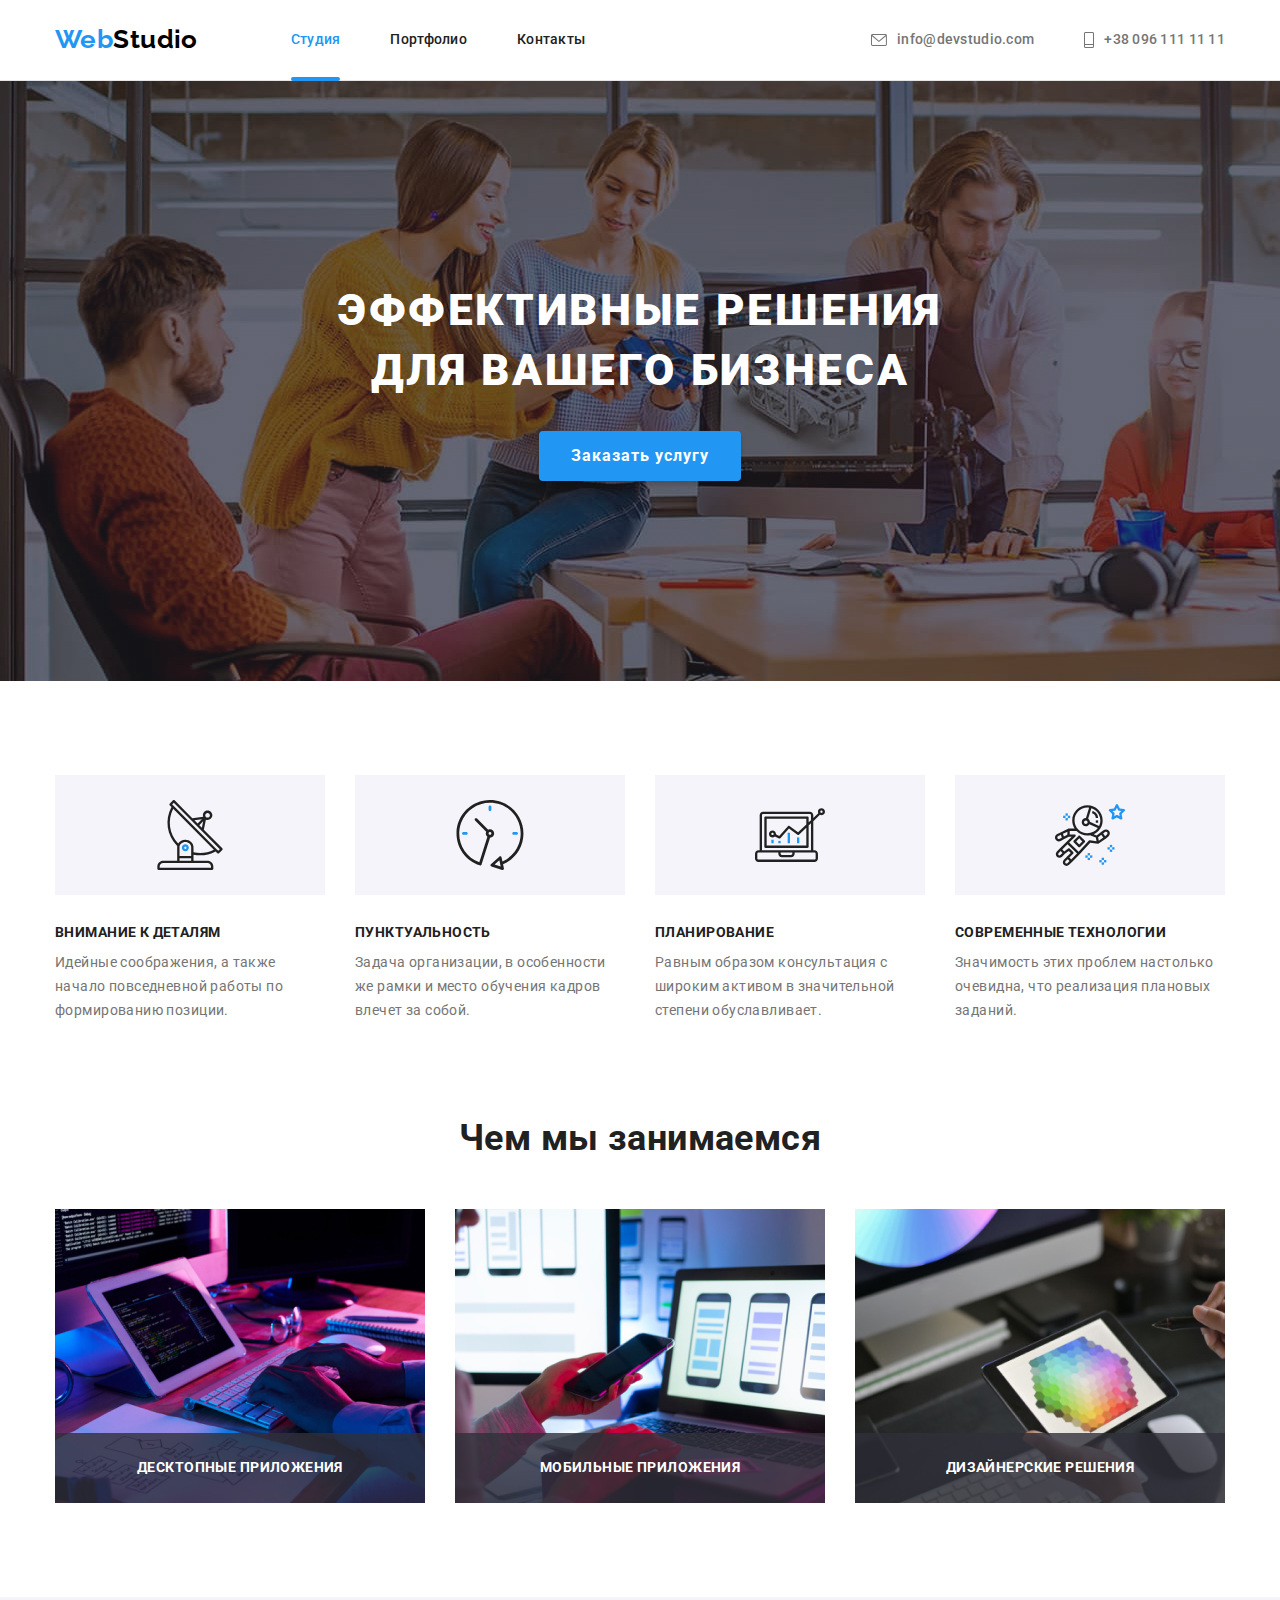
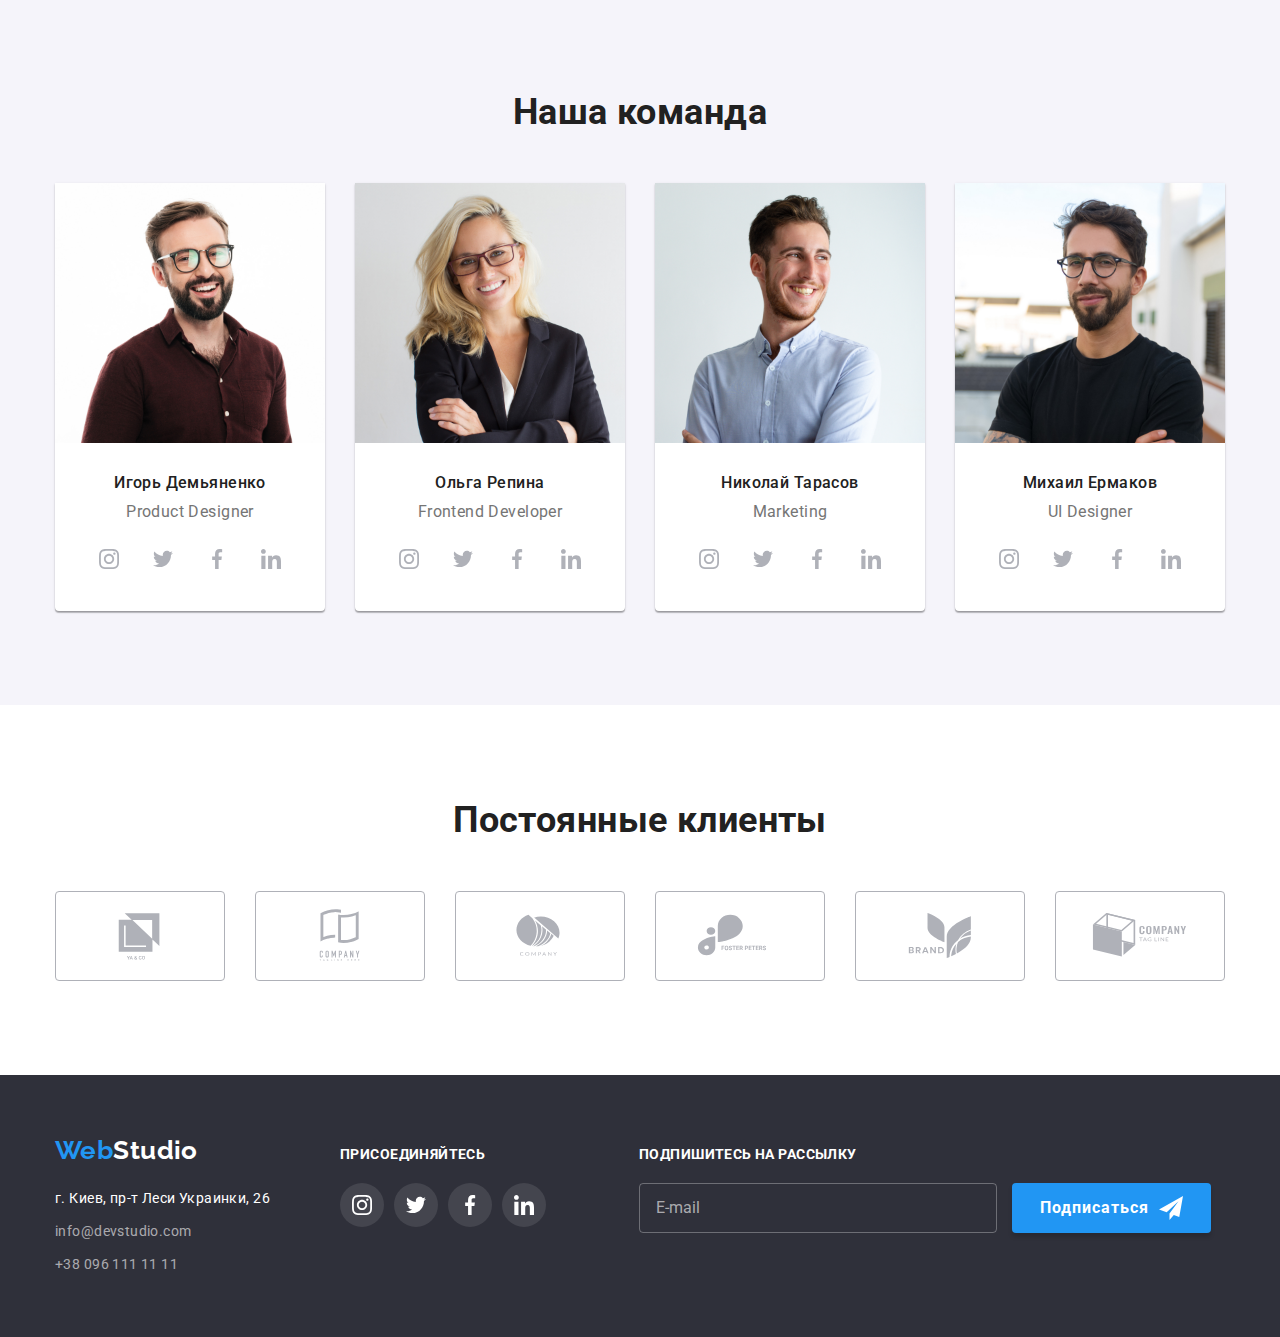
<file: index.html>
<!DOCTYPE html>
<html lang="ru">
	<head>
		<meta charset="UTF-8" />
		<meta name="viewport" content="width=, initial-scale=1.0" />
		<title>Web Studio</title>
		<link
			rel="stylesheet"
			href="https://fonts.googleapis.com/css2?family=Raleway:wght@700&family=Roboto:wght@400;500;700;900&display=swap"
		/>
		<link
			rel="stylesheet"
			href="https://cdnjs.cloudflare.com/ajax/libs/modern-normalize/1.0.0/modern-normalize.min.css"
		/>
		<link rel="stylesheet" href="./css/styles.css" />
	</head>
	<body>
		<!--Header-->
		<header class="page-header">
			<div class="main-nav container">
				<nav class="header-nav">
					<a class="logo" href="./index.html"><span>Web</span><span class="studio-logo">Studio</span> </a>
					<ul class="site-nav">
						<li class="item"><a class="current-link" href="./index.html" >Студия</a></li>
						<li class="item"><a class="nav-link" href="./portfolio.html" >Портфолио</a></li>
						<li class="item"><a class="nav-link" href="" >Контакты</a></li>
					</ul>
				</nav>
				<ul class="auth-nav">
					<li class="item">
						<a class="contact-link" href="mailto:info@devstudio.com">
							<svg class="nav-icon envelope" width="16" height="12">
								<use href="./images/sprite.svg#icon-envelope"></use></svg>info@devstudio.com</a>
						</li>							
					<li class="item">
						<a class="contact-link" href="tel:+380961111111">
							<svg class="nav-icon smartphone" width="10" height="16">
								<use href="./images/sprite.svg#icon-phone"></use></svg>+38 096 111 11 11</a>
					</li>		
				</ul>
			</div>
		</header>

		<!--Hero-->
		<main>
			<section class="hero">
				<div class="container">
				<h1 class="hero-title">Эффективные решения для вашего бизнеса</h1>
				<button type="button" class="hero-btn btn" data-modal-open>Заказать услугу</button>
			</div>
		    </section>
			<!--Benefits-->
			<section class="benefits section">
				<div class="container">
					<h2 class="visually-hidden" aria-hidden="true" tabindex="-1">Почему мы</h2>
					<ul class="benefits-list">
						<li class="item">
							<h3 class="benefits-title">Внимание к деталям</h3>
							<p class="benefits-text">
								Идейные соображения, а также начало повседневной работы по формированию позиции.
							</p>
						</li>
						<li class="item">
							<h3 class="benefits-title">Пунктуальность</h3>
							<p class="benefits-text">
								Задача организации, в особенности же рамки и место обучения кадров влечет за собой.
							</p>
						</li>
						<li class="item">
							<h3 class="benefits-title">Планирование</h3>
							<p class="benefits-text">
								Равным образом консультация с широким активом в значительной степени обуславливает.
							</p>
						</li>
						<li class="item">
							<h3 class="benefits-title">Современные технологии</h3>
							<p class="benefits-text">Значимость этих проблем настолько очевидна, что реализация плановых заданий.</p>
						</li>
					</ul>
				</div>
			</section>
			<!--Work field-->
			<section class="work-process section">
				<div class="container">
					<h2 class="work-process-title title">Чем мы занимаемся</h2>
					<ul class="work-process-gallery">
						<li class="work-process-list">
							<img class="work-process-img" src="./images/pic1.jpg" alt="Изображение рабочего процесса1" width="370" />
                            <h3 class="white-title">десктопные приложения</h3>
						</li>
						<li class="work-process-list">
							<img class="work-process-img" src="./images/pic2.jpg" alt="Изображение рабочего процесса2" width="370" />
                            <h3 class="white-title">мобильные приложения</h3>
						</li>
						<li class="work-process-list">
							<img class="work-process-img" src="./images/pic3.jpg" alt="Изображение рабочего процесса3" width="370" />
                            <h3 class="white-title">дизайнерские решения</h3>							
						</li>
					</ul>
				</div>
			</section>
			<!--Our team-->
			<section class="team section">
				<div class="container">
					<h2 class="team-title title">Наша команда</h2>
					<ul class="team-list">
						<li class="item">
							<img class="team-image" src="./images/team1.jpg" alt="Игорь Демьяненко" width="270" />
							<div class="team-descr">
							<h3 class="team-member">Игорь Демьяненко</h3>
							<p class="position" lang="en">Product Designer</p>
							<ul class="member-social-links">
								<li>
									<a class="social-link" href="">
										<svg class="social-icon" width="20" height="20">
											<use href="./images/sprite.svg#icon-instagram"></use>
										</svg>
									</a>
								</li>
								<li>
									<a class="social-link" href="">
										<svg class="social-icon" width="20" height="20">
											<use href="./images/sprite.svg#icon-twitter"></use>
										</svg>
									</a>
								</li>
								<li>
									<a class="social-link" href="">
										<svg class="social-icon" width="20" height="20">
											<use href="./images/sprite.svg#icon-facebook"></use>
										</svg>
									</a>
								</li>
								<li>
									<a class="social-link" href="">
										<svg class="social-icon" width="20" height="20">
											<use href="./images/sprite.svg#icon-linkedin"></use>
										</svg>
									</a>
								</li>
							</ul>
						</div>
						</li>
						<li class="item">
							<img class="team-image" src="./images/team2.jpg" alt="Ольга Репина" width="270" />
							<div class="team-descr">
							<h3 class="team-member">Ольга Репина</h3>
							<p class="position" lang="en">Frontend Developer</p>
							<ul class="member-social-links">
								<li>
									<a class="social-link" href="">
										<svg class="social-icon" width="20" height="20">
											<use href="./images/sprite.svg#icon-instagram"></use>
										</svg>
									</a>
								</li>
								<li>
									<a class="social-link" href="">
										<svg class="social-icon" width="20" height="20">
											<use href="./images/sprite.svg#icon-twitter"></use>
										</svg>
									</a>
								</li>
								<li>
									<a class="social-link" href="">
										<svg class="social-icon" width="20" height="20">
											<use href="./images/sprite.svg#icon-facebook"></use>
										</svg>
									</a>
								</li>
								<li>
									<a class="social-link" href="">
										<svg class="social-icon" width="20" height="20">
											<use href="./images/sprite.svg#icon-linkedin"></use>
										</svg>
									</a>
								</li>
							</ul>
						</div>
						</li>
						<li class="item">
							<img class="team-image" src="./images/team3.jpg" alt="Николай Тарасов" width="270" />
							<div class="team-descr">
							<h3 class="team-member">Николай Тарасов</h3>
							<p class="position" lang="en">Marketing</p>
							<ul class="member-social-links">
								<li>
									<a class="social-link" href="">
										<svg class="social-icon" width="20" height="20">
											<use href="./images/sprite.svg#icon-instagram"></use>
										</svg>
									</a>
								</li>
								<li>
									<a class="social-link" href="">
										<svg class="social-icon" width="20" height="20">
											<use href="./images/sprite.svg#icon-twitter"></use>
										</svg>
									</a>
								</li>
								<li>
									<a class="social-link" href="">
										<svg class="social-icon" width="20" height="20">
											<use href="./images/sprite.svg#icon-facebook"></use>
										</svg>
									</a>
								</li>
								<li>
									<a class="social-link" href="">
										<svg class="social-icon" width="20" height="20">
											<use href="./images/sprite.svg#icon-linkedin"></use>
										</svg>
									</a>
								</li>
							</ul>
						</div>
						</li>
						<li class="item">
							<img class="team-image" src="./images/team4.jpg" alt="Михаил Ермаков" width="270" />
							<div class="team-descr">
							<h3 class="team-member">Михаил Ермаков</h3>
							<p class="position" lang="en">UI Designer</p>
							<ul class="member-social-links">
								<li>
									<a class="social-link" href="">
										<svg class="social-icon" width="20" height="20">
											<use href="./images/sprite.svg#icon-instagram"></use>
										</svg>
									</a>
								</li>
								<li>
									<a class="social-link" href="">
										<svg class="social-icon" width="20" height="20">
											<use href="./images/sprite.svg#icon-twitter"></use>
										</svg>
									</a>
								</li>
								<li>
									<a class="social-link" href="">
										<svg class="social-icon" width="20" height="20">
											<use href="./images/sprite.svg#icon-facebook"></use>
										</svg>
									</a>
								</li>
								<li>
									<a class="social-link" href="">
										<svg class="social-icon" width="20" height="20">
											<use href="./images/sprite.svg#icon-linkedin"></use>
										</svg>
									</a>
								</li>							
							</ul>
						</div>
						</li>
					</ul>
				</div>
			</section>
			<section class="clients section">
				<div class="container">
					<h2 class="clients-title title">Постоянные клиенты</h2>
					<ul class="clients-list">
						<li class="item">
							<a class="clients-link" href="">
								<svg class="clients-logo" width="106" height="60">
									<use href="./images/sprite.svg#icon-ya-and-co"></use>
								</svg>
							</a>
						</li>
						<li class="item">
							<a class="clients-link" href="">
								<svg class="clients-logo" width="106" height="60">
									<use href="./images/sprite.svg#icon-company-tagline"></use>
								</svg>
							</a>
						</li>
						<li class="item">
							<a class="clients-link" href="">
								<svg class="clients-logo" width="106" height="60">
									<use href="./images/sprite.svg#icon-company-fruits"></use>
								</svg>
							</a>
						</li>
						<li class="item">
							<a class="clients-link" href="">
								<svg class="clients-logo" width="106" height="60">
									<use href="./images/sprite.svg#icon-foster-peters"></use>
								</svg>
							</a>
						</li>
						<li class="item">
							<a class="clients-link" href="">
								<svg class="clients-logo" width="106" height="60">
									<use href="./images/sprite.svg#icon-brand"></use>
								</svg>
							</a>
						</li>

						<li class="item">
							<a class="clients-link" href="">
								<svg class="clients-logo" width="106" height="60">
									<use href="./images/sprite.svg#icon-build"></use>
								</svg>
							</a>
						</li>
					</ul>
				</div>
			</section>
		</main>
		<!--Footer-->
		<footer class="footer">
			<div class="footer-nav container">
				<div class="footer-address">
				<a class="logo" href="./index.html"><span>Web</span><span class="studio-logo">Studio</span></a>
				<address>
					<ul class="auth-nav-footer">
						<li>
							<a class="link-address" href="https://goo.gl/maps/FVcXJ8ViRF421qkY6" target="_blank" rel="noopener norefferer" 
								>г. Киев, пр-т Леси Украинки, 26</a
							>
						</li>
						<li>
							<a class="footer-contact-link" href="mailto:info@devstudio.com">info@devstudio.com</a>
						</li>
						<li>
							<a class="footer-contact-link" href="tel:+380961111111">+38 096 111 11 11</a>
						</li>
					</ul>
				</address>
			</div>
				<div class="footer-social-links">
					<h3 class="social-links-title">присоединяйтесь</h3>
					<ul class="social-links-list">
						<li class="item"> 
							<a class="social-link-footer" href="">
								<svg class="social-icon" width="20" height="20">
									<use href="./images/sprite.svg#icon-instagram"></use>
								</svg>
							</a>
						</li>
						<li class="item">
							<a class="social-link-footer" href="">
								<svg class="social-icon" width="20" height="20">
									<use href="./images/sprite.svg#icon-twitter"></use>
								</svg>
							</a>
						</li>
						<li class="item">
							<a class="social-link-footer" href="">
								<svg class="social-icon" width="20" height="20">
									<use href="./images/sprite.svg#icon-facebook"></use>
								</svg>
							</a>
						</li>
						<li class="item">
							<a class="social-link-footer" href="">
								<svg class="social-icon" width="20" height="20">
									<use href="./images/sprite.svg#icon-linkedin"></use>
								</svg>
							</a>
						</li>
					</ul>
				</div>
			<!--====================Footer email form=====================-->
				<form class="footer-email-form">
					<h3 class="footer-white-title">Подпишитесь на рассылку</h3>
					<label class="footer-label">
						<input class="footer-input" type="email" name="email" placeholder="E-mail">
					</label>
					<button class="footer-btn btn" type="submit">Подписаться
						<svg width="24" height="24">
						<use href="./images/icons.svg#icon-send"></use>
					</svg>	
					</button>
				</form>
			</div>
		</footer>
<!--========================Modal window form============================-->
        <div class="backdrop is-hidden" data-modal>
			<div class="modal">
				<button class="button-close btn" data-modal-close>
					<svg  class="icon-close" width="18" height="18">
						<use href="./images/sprite.svg#icon-close"></use>
					</svg>
				</button>
				
				<form class="form new-client-form">
					<b class="form-title">Оставьте свои данные, мы вам перезвоним</b>
					<label class="form-field">
						<span class="form-label">Имя</span>
						<span class="form-area">
							<input class="form-input" type="text" name="name" required/>
						<svg class="input-icon" width="18" height="18">
							<use href="./images/icons.svg#icon-man"></use>
						</svg>
						</span>	
					</label>

					<label class="form-field">
						<span class="form-label">Телефон</span>
						<span class="form-area">
							<input class="form-input" type="tel" name="tel" required/> 
						<svg class="input-icon" width="18" height="18">
							<use href="./images/icons.svg#icon-phone-modal"></use>
						</svg>
						</span>
					</label>
					
					<label class="form-field">
						<span class="form-label">Почта</span> 
						<span class="form-area">
								<input class="form-input" type="email" name="mail" required/>
						<svg class="input-icon" width="18" height="18">
							<use href="./images/icons.svg#icon-email"></use>
						</svg>
						</span>					
					</label>

					<label class="form-field-comment">
						<span class="form-label">Комментарий</span>
						<textarea  class="form-input" name="comment" placeholder="Введите текст"></textarea>
					</label>                
					
						<input class="checkbox visually-hidden" type="checkbox" name="agreement" id="user-term" >
						<label class="checkbox-label" for="user-term">
							<span>
								<svg class="icon-checked" width="16" height="15">
									<use href="./images/icons.svg#icon-checked"></use>
								</svg>
							</span>
							Соглашаюсь с рассылкой и принимаю <a class="agreement-terms" href=""> Условия договора </a></label>
					<button class="modal-btn btn" type="submit">Отправить</button>
				  </form>   
			
			</div>
		</div>

		<script src="./JS/modal.js"></script>
	</body>
</html>
</file>
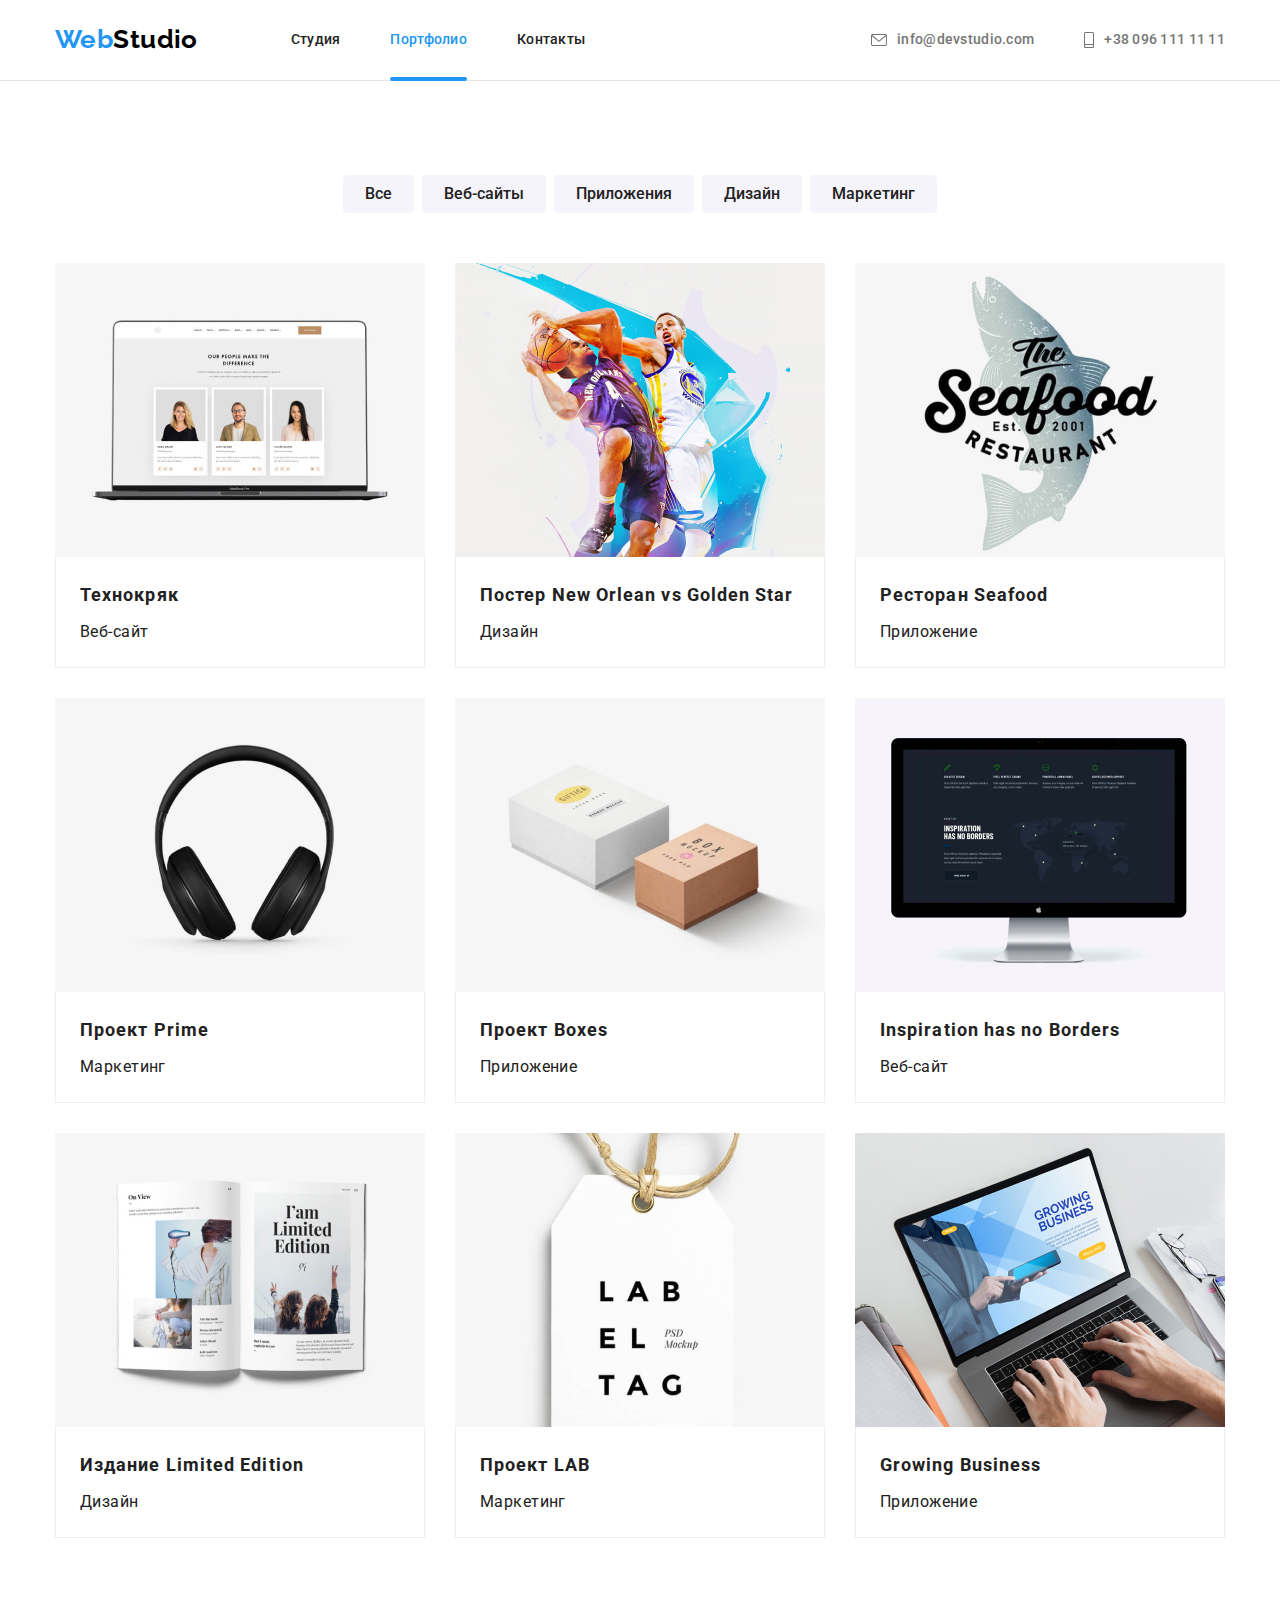
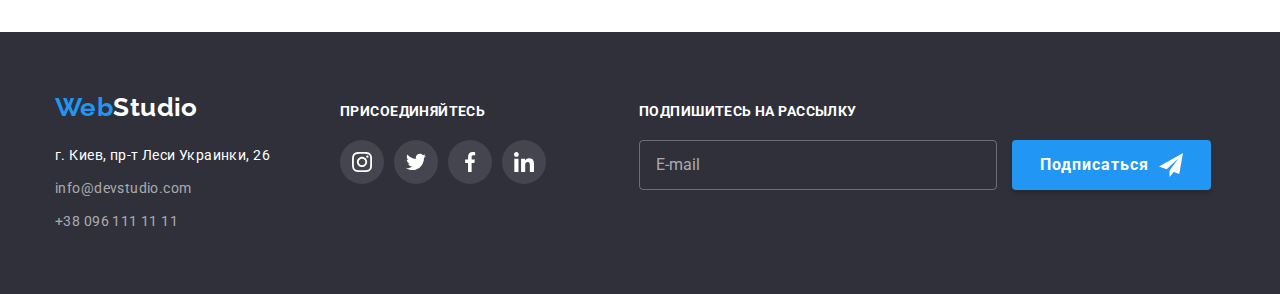
<file: portfolio.html>
<!DOCTYPE html>
<html lang="ru">
	<head>
		<meta charset="UTF-8" />
		<meta name="viewport" content="width=device-width, initial-scale=1.0" />
		<title>Portfolio</title>
		<link
			href="https://fonts.googleapis.com/css2?family=Raleway:wght@700&family=Roboto:wght@400;500;700;900&display=swap"
			rel="stylesheet"
		/>
		<link
			rel="stylesheet"
			href="https://cdnjs.cloudflare.com/ajax/libs/modern-normalize/1.0.0/modern-normalize.min.css"
		/>
		<link rel="stylesheet" href="./css/styles.css" />
	</head>
	<body>
		<!--Header-->
		<header class="page-header">
			<div class="main-nav container">
				<nav class="header-nav">
					<a class="logo" href="./index.html"><span>Web</span><span class="studio-logo">Studio</span> </a>
					<ul class="site-nav">
						<li class="item"><a class="nav-link" href="./index.html">Студия</a></li>
						<li class="item"><a class="current-link" href="./portfolio.html">Портфолио</a></li>
						<li class="item"><a class="nav-link" href="">Контакты</a></li>
					</ul>
				</nav>
				<ul class="auth-nav">
					<li class="item">
						<a class="contact-link" href="mailto:info@devstudio.com">
							<svg class="nav-icon envelope" width="16" height="12">
								<use href="./images/sprite.svg#icon-envelope"></use></svg>info@devstudio.com</a>						
					</li>
					<li class="item">
						<a class="contact-link" href="tel:+380961111111">
							<svg class="nav-icon smartphone" width="10" height="16">
								<use href="./images/sprite.svg#icon-phone"></use></svg>+38 096 111 11 11</a>	
					</li>
				</ul>
			</div>
		</header>
		<main>
			<section class="projects section">
				<h1 class="visually-hidden" aria-hidden="true" tabindex="-1">Наши работы</h1>
				<div class="container">
					<ul class="filter">
						<li class="icon"><button type="button" class="filter-btn btn">Все</button></li>
						<li class="icon"><button type="button" class="filter-btn btn">Веб-сайты</button></li>
						<li class="icon"><button type="button" class="filter-btn btn">Приложения</button></li>
						<li class="icon"><button type="button" class="filter-btn btn">Дизайн</button></li>
						<li class="icon"><button type="button" class="filter-btn btn">Маркетинг</button></li>
					</ul>

					<h2 class="visually-hidden" aria-hidden="true" tabindex="-1">Works</h2>
					<ul class="works">
						<li class="item">
							<a class="works-img" href="">
								<div class="works-img-txt">
									<img class="works-card-img" src="./images/tehno.jpg" alt="Изображение ноутбука с открытым вебсайтом" />
									<p class="pop-up-text">Ресурс предлагает комплексные предложения с разным уровнем функционала и сервисов. Все это позволит посетителю получить исчерпывающие сведения  о компании или частном лице.</p>
									</div>	
								<div class="works-card">
									<h3 class="works-title">Технокряк</h3>
									<p class="works-type">Веб-сайт</p>
								</div>
							</a>
						</li>
						<li class="item">
							<a class="works-img" href="">
                            	<div class="works-img-txt">
								  <img class="works-card-img" src="./images/basketball.jpg" alt="Изображение постера с баскетболистами" />
								  <p class="pop-up-text">Ресурс предлагает комплексные предложения с разным уровнем функционала и сервисов. Все это позволит посетителю получить исчерпывающие сведения о компании или частном лице.</p>
					     		</div>
								<div class="works-card">
									<h3 class="works-title">Постер<span lang="en"> New Orlean vs Golden Star</span></h3>
									<p class="works-type">Дизайн</p>
								</div>
							</a>
						</li>
						<li class="item">
							<a class="works-img" href="">
							<div class="works-img-txt"> 
								<img class="works-card-img" src="./images/seafood.jpg" alt="Изображение логотипа рыбного ресторана" />
								<p class="pop-up-text">Ресурс предлагает комплексные предложения с разным уровнем функционала и сервисов. Все это позволит посетителю получить исчерпывающие сведения о компании или частном лице.</p>
							</div>
								<div class="works-card">
									<h3 class="works-title">Ресторан<span lang="en"> Seafood</span></h3>
									<p class="works-type">Приложение</p>
								</div>
							</a>
						</li>
						<li class="item">
							<a class="works-img" href="">
								<div class="works-img-txt"> 
								<img class="works-card-img" src="./images/prime.jpg" alt="Изображение наушников" />
								<p class="pop-up-text">Ресурс предлагает комплексные предложения с разным уровнем функционала и сервисов. Все это позволит посетителю получить исчерпывающие сведения о компании или частном лице.</p>
								</div>
								<div class="works-card">
									<h3 class="works-title">Проект<span lang="en"> Prime</span></h3>
									<p class="works-type">Маркетинг</p>
								</div>
							</a>
						</li>
						<li class="item">
							<a class="works-img" href="">
								<div class="works-img-txt"> 
								<img class="works-card-img" src="./images/boxes.jpg" alt="Изображение двух коробок" />
								<p class="pop-up-text">Ресурс предлагает комплексные предложения с разным уровнем функционала и сервисов. Все это позволит посетителю получить исчерпывающие сведения о компании или частном лице.</p>
								</div>
								<div class="works-card">
									<h3 class="works-title">Проект<span lang="en"> Boxes</span></h3>
									<p class="works-type">Приложение</p>
								</div>
							</a>
						</li>
						<li class="item">
							<a class="works-img" href="">
								<div class="works-img-txt"> 
								<img class="works-card-img" src="./images/inspiration.jpg" alt="Изображение монитора" />
								<p class="pop-up-text">Ресурс предлагает комплексные предложения с разным уровнем функционала и сервисов. Все это позволит посетителю получить исчерпывающие сведения о компании или частном лице.</p>
								</div>
								<div class="works-card">
									<h3 class="works-title" lang="en">Inspiration has no Borders</h3>
									<p class="works-type">Веб-сайт</p>
								</div>
							</a>
						</li>
						<li class="item">
							<a class="works-img" href="">
								<div class="works-img-txt"> 
								<img class="works-card-img" src="./images/limited.jpg" alt="Изображение разворота журнала" />
								<p class="pop-up-text">Ресурс предлагает комплексные предложения с разным уровнем функционала и сервисов. Все это позволит посетителю получить исчерпывающие сведения о компании или частном лице.</p>
								</div>
								<div class="works-card">
									<h3 class="works-title">Издание<span lang="en"> Limited Edition</span></h3>
									<p class="works-type">Дизайн</p>
								</div>
							</a>
						</li>
						<li class="item">
							<a class="works-img" href="">
								<div class="works-img-txt"> 
								<img class="works-card-img" src="./images/lab.jpg" alt="Изображение с биркой" />
								<p class="pop-up-text">Ресурс предлагает комплексные предложения с разным уровнем функционала и сервисов. Все это позволит посетителю получить исчерпывающие сведения о компании или частном лице.</p>
								</div>
								<div class="works-card">
									<h3 class="works-title">Проект<span lang="en"> LAB</span></h3>
									<p class="works-type">Маркетинг</p>
								</div>
							</a>
						</li>
						<li class="item">
							<a class="works-img" href="">
								<div class="works-img-txt"> 
								<img class="works-card-img" src="./images/notebook.jpg" alt="Изображение с руками на клавиатуре ноутбука"/>
								<p class="pop-up-text">Ресурс предлагает комплексные предложения с разным уровнем функционала и сервисов. Все это позволит посетителю получить исчерпывающие сведения о компании или частном лице.</p>
								</div>	
								<div class="works-card">
									<h3 class="works-title" lang="en">Growing Business</h3>
									<p class="works-type">Приложение</p>
								</div>
							</a>
						</li>
					</ul>
				</div>
			</section>
		</main>
		<!--Footer-->
		<footer class="footer">
			<div class="footer-nav container">
				<div class="footer-address">
					<a class="logo" ref="./index.html" ><span>Web</span><span class="studio-logo">Studio</span></a>
					<address>
						<ul class="auth-nav-footer">
							<li>
								<a class="link-address" href="https://goo.gl/maps/FVcXJ8ViRF421qkY6" target="_blank" rel="noopener norefferer">г. Киев, пр-т Леси Украинки, 26</a
								>
							</li>
							<li>
								<a class="footer-contact-link" href="mailto:info@devstudio.com">info@devstudio.com</a>
							</li>
							<li>
								<a class="footer-contact-link" href="tel:+380961111111" >+38 096 111 11 11</a>
							</li>
						</ul>
					</address>
				</div>
				<div class="footer-social-links">
					<h3 class="social-links-title">присоединяйтесь</h3>
					<ul class="social-links-list">
						<li class="item">
							<a class="social-link-footer" href="">
								<svg class="social-icon" width="20" height="20">
									<use href="./images/sprite.svg#icon-instagram"></use>
								</svg>
							</a>
						</li>
						<li class="item">
							<a class="social-link-footer" href="">
								<svg class="social-icon" width="20" height="20">
									<use href="./images/sprite.svg#icon-twitter"></use>
								</svg>
							</a>
						</li>
						<li class="item">
							<a class="social-link-footer" href="">
								<svg class="social-icon" width="20" height="20">
									<use href="./images/sprite.svg#icon-facebook"></use>
								</svg>
							</a>
						</li>
						<li class="item">
							<a class="social-link-footer" href="">
								<svg class="social-icon" width="20" height="20">
									<use href="./images/sprite.svg#icon-linkedin"></use>
								</svg>
							</a>
						</li>
					</ul>
				</div>
				<form class="footer-email-form">
					<h3 class="footer-white-title">Подпишитесь на рассылку</h3>
					<label class="footer-label">
						<input class="footer-input" type="email" name="email" placeholder="E-mail">
					</label>
					<button class="footer-btn btn" type="submit">Подписаться
						<svg width="24" height="24">
						<use href="./images/sprite.svg#icon-send"></use>
					</svg>	
					</button>
				</form>
			</div>
		</footer>
	</body>
</html>
</file>
<file: css/styles.css>
html {
	box-sizing: border-box;
}
*,
*::before,
*::after {
	box-sizing: inherit;
}
.visually-hidden {
	position: absolute;
	white-space: nowrap;
	width: 1px;
	height: 1px;
	overflow: hidden;
	border: 0;
	padding: 0;
	clip: rect(0 0 0 0);
	clip-path: inset(50%);
	margin: -1px;
  }
/* ===================delete default styles=============*/
* {
	margin: 0;
	padding: 0;
}
ul {
	list-style: none;
}
a {
	text-decoration: none;
	color: var(--text-color-black);
}
img {
	display: block;
}
/* ================== Add document main colors====================*/
:root {
	--text-color-white: #ffffff;
	--text-color-black: #212121;
	--text-color-grey: #757575;
	--accent-color: #2196f3;
	--text-color-auth-nav: rgba(255, 255, 255, 0.6);
	--text-color-black-logo: #000000;
	--background-color-gray: #2f303a;
	--background-color-overlay: rgba(0, 0, 0, 0.2);
	--background-color-white-title: rgba(47, 48, 58, 0.8);
	--background-color-bottom: #f5f4fa;
	--background-color-pop-up-text: rgba(33, 150, 243, 0.9);
	--background-color-social-link-footer: rgba(255, 255, 255, 0.1);
	--border-color: #e5e5e5;
	--border-color-projects: #eeeeee;
	--border-color-close-button: rgba(0, 0, 0, 0.1);
	--icon-color: #afb1b8;
	--timing-function: cubic-bezier(0.4, 0, 0.2, 1);
}
/*======================== General styles for index.html page=======================*/
body {
	margin: 0;
	font-family: 'Roboto', sans-serif;
	font-size: 14px;
	line-height: 1.71;
	letter-spacing: 0.03em;
	color: var(--text-color-grey);
	background-color: var(--text-color-white);
}
/* ========================================Header===================================*/
.container {
	margin-left: auto;
	margin-right: auto;
	padding-left: 15px;
	padding-right: 15px;
	width: 1200px;
}
.logo {
	font-family: 'Raleway', sans-serif;
	font-weight: 700;
	font-size: 26px;
	line-height: 1.19;
	color: var(--accent-color);
}

.page-header {
	border-bottom: solid 1px var(--border-color);
}
.main-nav {
	display: flex;
	align-items: center;
}

.main-nav .logo {
	margin-top: 24px;
	margin-bottom: 25px;
	display: flex;
	font-family: 'Raleway', sans-serif;
	font-weight: 700;
	font-size: 26px;
	line-height: 1.19;
	color: var(--accent-color);
}
.studio-logo {
	color: var(--text-color-black-logo);
}
.footer .studio-logo {
	color: var(--text-color-white);
}
.header-nav {
	display: flex;
	align-items: center;
}
.site-nav {
	margin-left: 93px;
	display: flex;
}

.site-nav .item + .item {
	margin-left: 50px;
}
.auth-nav {
	margin-left: auto;
	display: flex;
	align-items: center;
}

.auth-nav .item {
	display: flex;
	align-items: center;
}
.auth-nav .item + .item {
	margin-left: 50px;
}
.nav-icon {
	fill: currentColor;
	margin-right: 10px;
	transition: fill 250ms var(--timing-function);
}

.nav-icon:hover {
	fill: var(--accent-color);
}

.current-link {
	position: relative;
	padding-top: 32px;
	padding-bottom: 32px;
	display: block;
	font-weight: 500;
	font-size: 14px;
	line-height: 1.14;
	letter-spacing: 0.02em;
	color: var(--accent-color);
	transition: color 250ms var(--timing-function);
}
.current-link::after {
  position: absolute;
  display: inline-block;
  content: '';
  bottom: -1px;
  left: 0;
  height: 4px;
  width: 100%;
  border-radius: 2px;
  background-color: var(--accent-color);
  opacity: 1;
}
.nav-link {
	padding-top: 32px;
	padding-bottom: 32px;
	display: block;
	font-weight: 500;
	font-size: 14px;
	line-height: 1.14;
	letter-spacing: 0.02em;
	color: var(--text-color-black);
	transition: color 250ms var(--timing-function);
}
.current-link:hover,
.current-link:focus,
.nav-link:hover,
.nav-link:focus {
	color: var(--accent-color);
	cursor: pointer;
	
}
.contact-link {
	display: flex;
	align-items: center;
	padding-top: 32px;
	padding-bottom: 32px;
	font-style: normal;
	font-weight: 500;
	line-height: 1.14;
	letter-spacing: 0.02em;
	color: var(--text-color-grey);
	transition: color 250ms var(--timing-function);
}
.contact-link:hover,
.contact-link:focus {
	color: var(--accent-color);
}
/* ===================================Hero============================================*/

.hero {
	margin: 0 auto;
	padding: 200px 0;
	text-align: center;
	max-width: 1600px;
	min-height: 600px;
	background-color: var(--background-color-gray);
	background-image: linear-gradient(to right, rgba(47, 48, 58, 0.4), rgba(47, 48, 58, 0.4)),
		url(../images/background-photo.jpg);
}

.hero-title {
	margin: 0 auto 30px;
	width: 696px;
	text-align: center;
	font-weight: 900;
	font-size: 44px;
	line-height: 1.36;
	letter-spacing: 0.06em;
	text-transform: uppercase;
	color: var(--text-color-white);
}

.btn{
	font-family: 'Roboto', sans-serif;
	cursor: pointer;
}
.hero-btn {
	margin-top: 0;
	padding: 10px 32px;
	display: inline-block;
	box-shadow: 0px 4px 4px rgba(0, 0, 0, 0.15);
	border: none;
	border-radius: 4px;
	font-weight: 700;
	font-size: 16px;
	line-height: 1.88;
	letter-spacing: 0.06em;
	color: var(--text-color-white);
	background-color: var(--accent-color);
}

.hero-btn:hover,
.hero-btn:focus{
background-color: #188CE8;
}
/* =============================Benefits=================================*/
.section {
	padding-top: 94px;
	padding-bottom: 94px;
}
.benefits-list {
	margin-top: 0;
	display: flex;
}
.benefits-list li::before {
	display: block;
	content: '';
	height: 120px;
	background-color: var(--background-color-bottom);
	background-repeat: no-repeat;
	background-position: center;
	margin-bottom: 30px;
}
.benefits-list li:nth-child(1)::before {
	background-image: url(../images/icons/antenna.svg);
}
.benefits-list li:nth-child(2)::before {
	background-image: url(../images/icons/clock.svg);
}
.benefits-list li:nth-child(3)::before {
	background-image: url(../images/icons/diagram.svg);
}
.benefits-list li:nth-child(4)::before {
	background-image: url(../images/icons/astronaut.svg);
}
.benefits-list .item {
	width: 270px;
}

.benefits-list .item + .item {
	margin-left: 30px;
}

.benefits-title {
	margin-top: 0;
	margin-bottom: 10px;
	font-weight: 700;
	font-size: 14px;
	line-height: 1.14;
	text-transform: uppercase;
	color: var(--text-color-black);
}
.benefits-text {
	margin-top: 0;
	font-size: 14px;
}
/*============================== Work field===============================*/

.work-process {
	padding-top: 0;
}
.work-process-gallery {
	display: flex;
}
.title {
	margin-top: 0;
	margin-bottom: 50px;
	font-weight: 700;
	font-size: 36px;
	line-height: 1.17;
	text-align: center;
	color: var(--text-color-black);
}
.work-process-list {
	position: relative;
	margin-top: 0;
	width: 370px;
}
.work-process-list:not(:last-child) {
	margin-right: 30px;
}
.work-process-img {
	display: block;
	max-width: 100%;
}

.white-title {
	position: absolute;
	padding: 27px 0;
	font-size: 14px;
	font-weight: 700;
    line-height: 1.14;
	width: 100%;
    bottom: 0;
    color: var(--text-color-white);
    text-align: center;
    text-transform: uppercase;
    background-color: var(--background-color-white-title);
}

/* ================================Our team===============================*/
.team {
	background-color: var(--background-color-bottom);
}
.team-list {
	display: flex;
}

.team-list .item + .item {
	margin-left: 30px;
}

.team-list .item {
	margin-top: 0;
	text-align: center;
	width: 270px;
	background-color: var(--text-color-white);
	box-shadow: 0px 1px 3px rgba(0, 0, 0, 0.12), 0px 1px 1px rgba(0, 0, 0, 0.14), 0px 2px 1px rgba(0, 0, 0, 0.2);
	border-radius: 0px 0px 4px 4px;
}
.team-image {
	display: block;
	max-width: 100%;
	margin-top: 0;
}

.team-descr {
	padding-top: 30px;
	padding-bottom: 30px;
}
.team-member {
	margin-bottom: 10px;
	font-weight: 500;
	font-size: 16px;
	line-height: 1.19;
	text-align: center;
	color: var(--text-color-black);
}
.position {
	margin-bottom: 16px;
	font-size: 16px;
	line-height: 1.19;
	text-align: center;
}
.member-social-links {
	display: flex;
	justify-content: center;
}
.social-link {
	display: flex;
	width: 44px;
	height: 44px;
	justify-content: center;
	align-items: center;
	color: var(--icon-color);
	background-position: center;
	background-repeat: no-repeat;
	border-radius: 50%;
	transition: color 250ms var(--timing-function), background-color 250ms var(--timing-function);
}
.social-link:hover,
.social-link:focus {
	color: var(--text-color-white);
	background-color: var(--accent-color);
	
}
.member-social-links li:not(:last-child) {
	margin-right: 10px;
}
.social-icon {
	fill: currentColor;
}
/*==========================Clients======================*/
.clients-list {
	display: flex;
}
.clients-list .item:not(:last-child) {
	margin-right: 30px;
}
.clients-link {
	display: flex;
	justify-content: center;
	align-items: center;
	background-position: center;
	width: 170px;
	height: 90px;
	border: 1px solid var(--icon-color);
	color: var(--icon-color);
	border-radius: 4px;
	transition: color 250ms var(--timing-function), border-color 250ms var(--timing-function);
	
}
.clients-logo {
	fill: currentColor;
}
.clients-link:hover,
.clients-link:focus {
	color: var(--accent-color);
	border-color: var(--accent-color);
	
}

/*==================================Footer=====================================*/
.footer {
	padding: 60px 0;
	background-color: var(--background-color-gray);
}
.footer-nav {
	display: flex;
	align-items: baseline;
  }
.link-address {
	font-style: normal;
	color: var(--text-color-white);
}
.link-address:hover,
.link-address:focus{
	color: var(--accent-color);
}
.auth-nav-footer:first-child {
	margin-top: 20px;
}
.auth-nav-footer li:not(:last-child) {
	margin-bottom: 9px;
}
.auth-nav-footer .footer-contact-link {
	margin-top: 0;
	font-weight: 400;
	font-style: normal;
	color: var(--text-color-auth-nav);
}
.footer-contact-link:hover,
.footer-contact-link:focus{
	color: var(--accent-color);
}
.footer-social-links {
	margin-left: 70px;
}
.social-links-title,
.footer-white-title {
	margin-bottom: 20px;
	font-style: normal;
	font-weight: 700;
	font-size: 14px;
	line-height: 1.14;
	text-transform: uppercase;
	color: var(--text-color-white);
	
}
.social-links-list {
	display: flex;
	align-items: center;
	justify-content: center;
}
.social-links-list .item + .item {
	margin-left: 10px;
}
.social-link-footer .social-icon {
	fill: var(--text-color-white)
}

.social-link-footer {
	display: flex;
	align-items: center;
	justify-content: center;
	width: 44px;
	height: 44px;
	background: var(--background-color-social-link-footer);
	border-radius: 50%;
	transition: background-color 250ms var(--timing-function);
  }

.social-link-footer:hover,
.social-link-footer:focus {
	background-color: var(--accent-color); 
}

.footer-email-form {
	margin-left: 93px;
}
.footer-input {
	margin-right: 12px;
	padding: 15px 16px;
	width: 358px;
	height: 50px;
	border: 1px solid rgba(255, 255, 255, 0.3);
	background-color: inherit;
	color: var(--text-color-auth-nav);
	border-radius: 4px;
  }

  .footer-input:focus {
	  border-color: var(--text-color-white);
	  outline: none;
  }
.footer-input::placeholder {
  font-size: 16px;
  line-height: 1.25;
  color: var(--text-color-auth-nav)
}
.footer-btn {
	display: inline-flex;
	align-items: center;
	padding: 10px 28px;
	box-shadow: 0px 4px 4px rgba(0, 0, 0, 0.15);
	border: none;
	border-radius: 4px;
	font-weight: 700;
	font-size: 16px;
	line-height: 1.88;
	letter-spacing: 0.06em;
	color: var(--text-color-white);
	background-color: var(--accent-color);
}
.footer-btn:hover,
.footer-btn:focus{
	background-color: #188CE8;
}

.footer-btn svg {
	margin-left: 10px;
	fill: var(--text-color-white);
  }
/* ===================General styles for portfolio.html page=======================*/
/*======================== Main============================*/
.projects {
	padding-top: 94px;
	padding-bottom: 94px;
}
.filter .icon + .icon {
	margin-left: 8px;
}

.filter {
	margin-bottom: 50px;
	display: flex;
	justify-content: center;
}
.filter-btn {
	padding: 6px 22px;
	font-weight: 500;
	font-size: 16px;
	line-height: 1.62;
	color: var(--text-color-black);
	background-color: var(--background-color-bottom);
	border-radius: 4px;
	border: none;
	transition: color 250ms var(--timing-function), background-color 250ms var(--timing-function), box-shadow 250ms var(--timing-function);
}
.current.filter-btn,
.filter-btn:hover,
.filter-btn:focus {
	background-color: var(--accent-color);
	color: var(--text-color-white);
	box-shadow: 0px 3px 1px rgba(0, 0, 0, 0.1), 0px 1px 2px rgba(0, 0, 0, 0.08), 0px 2px 2px rgba(0, 0, 0, 0.12);
	cursor: pointer;
}

.works {
	display: flex;
	flex-wrap: wrap;
}

.works .item:nth-child(3n) {
	margin-right: 0px;
}

.works .item:nth-last-child(-n + 3) {
	margin-bottom: 0;
}
.works .item {
	overflow: hidden;
	margin-right: 30px;
	margin-bottom: 30px;
	width: 370px;	
	transition: box-shadow 250ms var(--timing-function);
}
.works-card-img {
	display: block;
	width: 100%;
}

.works-img-txt {
    display: flex;
	position: relative;
    overflow: hidden;
}
.pop-up-text {
	position: absolute;
	bottom: 0;
	width: 100%;
	height: 100%;
	font-size: 18px;
	line-height: 1.56;
	color: var(--text-color-white);
	background-color:var(--background-color-pop-up-text);
	padding: 63px 24px;
	transform: translateY(100%);
	transition: transform 250ms var(--timing-function);
  }

  .works > .item:hover .pop-up-text,
  .works > .item:focus .pop-up-text {
	transform: translateY(0);
  }

  .works .item:hover,
  .works .item:focus {
	display: inline-block;
	box-shadow: 0px 1px 1px rgba(0, 0, 0, 0.12), 0px 4px 4px rgba(0, 0, 0, 0.06), 1px 4px 6px rgba(0, 0, 0, 0.16);
	
}
.works-card {
	border-bottom: 1px solid var(--border-color-projects);
	border-right: 1px solid var(--border-color-projects);
	border-left: 1px solid var(--border-color-projects);
	padding: 20px 24px;
}
.works-title {
	margin-top: 0;
	margin-bottom: 4px;
	font-weight: 700;
	font-size: 18px;
	line-height: 2;
	letter-spacing: 0.06em;
	color: var(--text-color-black);
}
.works-type {
	margin-top: 0;
	font-size: 16px;
	line-height: 1.88;
}
/*==============================Styles for Modal Window======================================= */
.backdrop {
	position: fixed;
	top: 0;
	left: 0;
	width: 100%;
	height: 100%;
	background-color: var(--background-color-overlay);
	transition: transform 250ms var(--timing-function), opacity 250ms var(--timing-function);
}

.backdrop.is-hidden {
	opacity: 0;
	pointer-events: none;
	transform: scale(0);
}

.modal {
    position: absolute;
	padding: 40px;
	min-width: 528px;
	min-height: 581px;
	border-radius: 4px;
	top: 50%;
	left: 50%;
	transform: translate(-50%, -50%);
	box-shadow: 0px 1px 3px rgba(0, 0, 0, 0.12), 0px 1px 1px rgba(0, 0, 0, 0.14),
    0px 2px 1px rgba(0, 0, 0, 0.2);
	background-color: var(--text-color-white);
}

.button-close {
	display: flex;
	position: absolute;
	align-items: center;
	justify-content: center;
	overflow: hidden;
	top: 8px;
	right: 8px;
	width: 30px;
	height: 30px;
	border-radius: 50%;
	border: none;
	cursor: pointer;
	border: 1px solid rgba(0, 0, 0, 0.1);
	background-color: inherit;
}

.icon-close {
	fill: var(--text-color-black-logo);
	transition: fill 250ms var(--timing-function);
  }
  .button-close:hover > .icon-close,
  .button-close:focus > .icon-close {
	fill: var(--accent-color);
  }

/*=========== Modal window form============== */

.form{
	display: flex;
	flex-direction: column;
}
.form-title {
	text-align: center;
	font-weight: 700;
	font-size: 20px;
	letter-spacing: 0.03em;
	color: var(--text-color-black);
	line-height: 1.15;
	margin-bottom: 12px;
  }
  
  .form-label {
     display: block;
     font-size: 12px;
	 line-height: 1.17;
	 letter-spacing: 0.01em;
	 margin-bottom: 4px;
	  
  }
   .form-area {
	  position: relative;
  }
    .form-field {
	 margin-bottom: 10px;
}
 
  .form-input {
    width: 100%;
	height: 40px;
	padding-top: 12px;
    padding-bottom: 12px;
    padding-left: 42px;
	border: 1px solid rgba(33, 33, 33, 0.2);
	border-radius: 4px;
	transition: border-color 250ms var(--timing-function);
	outline: none;
  }
  
  .form-input:focus {
	cursor: pointer;
	border-color: var(--accent-color);
	outline: none;
  }
 
  .input-icon {
    display: block;
	position: absolute;
	left: 12px;
	top: 50%;
	transform: translateY(-50%);
	fill: var(--text-color-black);
	transition: fill 250ms var(--timing-function);
  }

.form-input:focus + .input-icon {
	fill: var(--accent-color);
}

.form-field-comment {
	margin-bottom: 20px;
}
  .form-field-comment textarea {
	padding: 12px 16px;
	height: 120px;
	resize: none;
}
.form-field-comment textarea::placeholder {
  line-height: 1.14;
  letter-spacing: 0.01em;
  color: rgba(117, 117, 117, 0.5);
}

.checkbox-label {
	display: flex;
	align-items: center;
	justify-content: center;
	line-height: 1.71;
	letter-spacing: 0.03em;
	margin-bottom: 30px;
} 
.checkbox-label span {
	display: flex;
	align-items: center;
	justify-content: center;
	margin-right: 7px;
	width: 16px;
	height: 15px;
	border-radius: 2px;
	border: 2px solid var(--text-color-black);
	transition: border-color 250ms var(--timing-function),
	  background-color 250ms var(--timing-function);
}

.icon-checked {
	fill: transparent
}
.checkbox:checked + .checkbox-label span {
	background-origin: border-box;
	background-size: contain;
	border-color: var(--accent-color);
	background-color: var(--accent-color);
}
.checkbox:focus-within + .checkbox-label span {
filter: drop-shadow(0px 4px 4px rgba(0, 0, 0, 0.25)); 
}

.checkbox:checked + .checkbox-label .icon-checked {
	fill: var(--text-color-white);
}
.checkbox:focus-visible + .icon-checked{
	border: 2px solid var(--text-color-black);
}

  .agreement-terms {
	color: var(--accent-color);
	text-decoration: underline;	
  }
  .agreement-terms:hover,
  .agreement-terms:focus {
	  text-decoration: none;
  }

  .modal-btn {
	display: inline-flex;
	align-items: center;
	text-align: center;
	margin: auto;
	padding: 10px 55px;
	box-shadow: 0px 4px 4px rgba(0, 0, 0, 0.15);
	border: none;
	border-radius: 4px;
	font-weight: 700;
	font-size: 16px;
	line-height: 1.88;
	letter-spacing: 0.06em;
	color: var(--text-color-white);
	background-color: var(--accent-color)
  }

  .modal-btn:hover,
  .modal-btn:focus{
	background-color: #188CE8;
}
</file>
